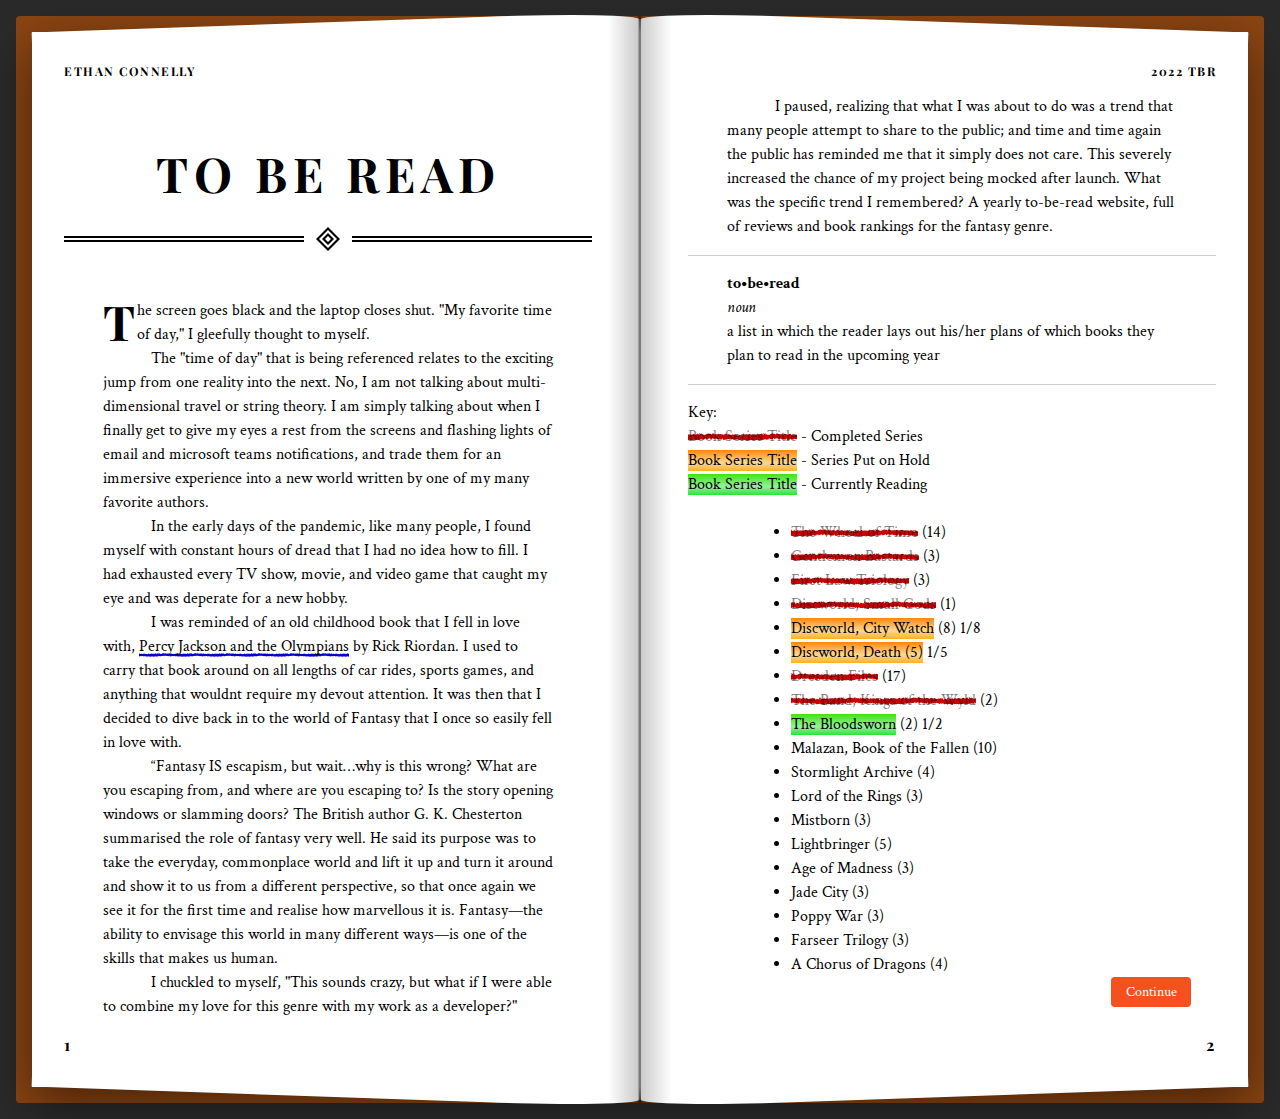
<file: books.html>
<!DOCTYPE html>

<html>
    <head>
        <meta charset="utf-8">
        <meta http-equiv="X-UA-Compatible" content="IE=edge">
        <title>Books - Home</title>
        <meta name="description" content="">
        <meta name="viewport" content="width=device-width, initial-scale=1">
        <link rel="stylesheet" href="/css/bookstyles.css">
    </head>
    <body>
        <div id="wrapper">
            <div id="container">
        
                <section class="open-book">
                    <header>
                        <h1>Ethan Connelly</h1>
                        <h6>2022 TBR</h6>
                    </header>
                    <article>
                        <h2 class="chapter-title">To Be Read</h2>
                        <p>
                            The screen goes black and the laptop closes shut. "My favorite time of day," I gleefully thought to myself.
                        </p>
                        <p>
                            The "time of day" that is being referenced relates to the exciting jump from one reality into the next. No, I am not talking about multi-dimensional travel or string theory. I am simply talking about when I finally get to give my eyes a rest from the screens and flashing lights of email and microsoft teams notifications, and trade them for an immersive experience into a new world written by one of my many favorite authors.
                        </p>
                        <p>
                            In the early days of the pandemic, like many people, I found myself with constant hours of dread that I had no idea how to fill. I had exhausted every TV show, movie, and video game that caught my eye and was deperate for a new hobby.
                        </p>
                        <p>
                            I was reminded of an old childhood book that I fell in love with, <a href="https://www.amazon.com/Lightning-Thief-Percy-Jackson-Olympians-ebook/dp/B00280LYIC/ref=sr_1_3?crid=2J1HJ4JVZB3H3&keywords=percy+jackson&qid=1649858516&sprefix=percy+jason%2Caps%2C117&sr=8-3">Percy Jackson and the Olympians</a> by Rick Riordan. I used to carry that book around on all lengths of car rides, sports games, and anything that wouldnt require my devout attention. It was then that I decided to dive back in to the world of Fantasy that I once so easily fell in love with.
                        </p>
                        <p>
                            “Fantasy IS escapism, but wait…why is this wrong? What are you escaping from, and where are you escaping to? Is the story opening windows or slamming doors? The British author G. K. Chesterton summarised the role of fantasy very well. He said its purpose was to take the everyday, commonplace world and lift it up and turn it around and show it to us from a different perspective, so that once again we see it for the first time and realise how marvellous it is. Fantasy—the ability to envisage this world in many different ways—is one of the skills that makes us human.
                        </p>
                        <p>
                            I chuckled to myself, "This sounds crazy, but what if I were able to combine my love for this genre with my work as a developer?"
                        </p>
                        <p>
                            I paused, realizing that what I was about to do was a trend that many people attempt to share to the public; and time and time again the public has reminded me that it simply does not care. This severely increased the chance of my project being mocked after launch. What was the specific trend I remembered? A yearly to-be-read website, full of reviews and book rankings for the fantasy genre.
                        </p>
                        <dl>
                            <dt><strong>to&bull;be&bull;read</strong></dt>
                            <dd>
                                <em>noun</em><br>
                                a list in which the reader lays out his/her plans of which books they plan to read in the upcoming year
                            </dd>
                        </dl>
                        Key:</br>
                        <s>Book Series Title</s> - Completed Series</br>
                        <mark class="orange">Book Series Title</mark> -  Series Put on Hold</br>
                        <mark class="green">Book Series Title</mark> -  Currently Reading</br></br>
                        <ul>
                            <li><s>The Wheel of Time</s> (14)</li>
                            <li><s>Gentlemen Bastards</s> (3)</li>
                            <li><s>First Law Triology</s> (3)</li>
                            <li><s>Discworld, Small Gods</s> (1)</li>
                            <li><mark class="orange">Discworld, City Watch</mark> (8) 1/8</li>
                            <li><mark class="orange">Discworld, Death (5)</mark> 1/5</li>
                            <li><s>Dresden Files</s> (17)</li>
                            <li><s>The Band, Kings of the Wyld</s> (2)</li>
                            <li><mark class="green">The Bloodsworn</mark> (2) 1/2</li>
                            <li>Malazan, Book of the Fallen (10)</li>
                            <li>Stormlight Archive (4)</li>
                            <li>Lord of the Rings (3)</li>
                            <li>Mistborn (3)</li>
                            <li>Lightbringer (5)</li>
                            <li>Age of Madness (3)</li>
                            <li>Jade City (3)</li>
                            <li>Poppy War (3)</li>
                            <li>Farseer Trilogy (3)</li>
                            <li>A Chorus of Dragons (4)</li>
                        </ul>
                        <button class="button"><span>Continue</span></button>
                    </article>
                    <footer>
                        <ol id="page-numbers">
                            <li>1</li>
                            <li>2</li>
                        </ol>
                    </footer>
                </section>
        
            </div>
        </div>
    </body>
</html>
</file>
<file: css/bookstyles.css>
@import url(https://fonts.googleapis.com/css?family=Crimson+Text:400,700,900,400italic,700italic,900italic|Playfair+Display:400,700,900,400italic,700italic,900italic|Rock+Salt:400);

*,
:before,
:after {
    box-sizing: border-box;
}

body {
    background-color: #2a2a2a;
    color: #FFFFFF;
    font: 16px/1.25 'Crimson Text', sans-serif;
    margin: 0;
}

#wrapper {
    margin-left: auto;
    margin-right: auto;
    max-width: 80em;
}

#container {
    float: left;
    padding: 1em;
    width: 100%;
}



/*** OPEN BOOK ***/
.open-book {
    background: #fff;
    box-shadow: rgba(0,0,0,0.5) 0 1em 3em;
    color: #000;
    padding: 2em;
}

.open-book * {
    position: relative;
}

/* Highlight */
.open-book *::-moz-selection {
    background: rgba(222,255,0,0.75);
}

.open-book *::selection {
    background: rgba(222,255,0,0.75);
}

/* Header/Footer */
.open-book header {
    padding-bottom: 1em;
}

.open-book header *,
.open-book footer * {
    font: 700 1em/1.25 'Playfair Display', sans-serif;
    letter-spacing: 0.125em;
    margin: 0;
}

.open-book header * {
    font-size: 0.75em;
    text-transform: uppercase;
}

.open-book footer {
    padding-top: 1em;
}

.open-book footer #page-numbers {
    display: none;
    list-style: none;
    padding: 0;
    text-align: left;
}

.open-book footer #page-numbers > li:last-child {
    text-align: right;
}

/* Chapter Title */
.open-book .chapter-title {
    background: url([data-uri]) bottom center no-repeat;
    background-size: 0.5em 0.5em;
    font: 700 7vw/1.25 'Playfair Display', sans-serif;
    letter-spacing: 0.125em;
    margin: 0 0 1em 0;
    padding: 1em 0;
    position: relative;
    text-align: center;
    text-transform: uppercase;
}

.open-book .chapter-title:before,
.open-book .chapter-title:after {
    border: solid 0 #000;
    border-width: 0.05em 0;
    bottom: calc((0.125em / 2) * 3);
    content: '';
    height: 0.15em;
    position: absolute;
    width: calc(50% - (1em / 2));
}

.open-book .chapter-title:before {
    left: 0;
}

.open-book .chapter-title:after {
    right: 0;
}

/* Body Copy */
.open-book article {
    line-height: 1.5;
}

.open-book article *:not(.chapter-title):not(hr):not(dl) {
    margin: 0 auto;
    max-width: 28.125em;
}

.open-book article p {
    text-indent: 2em;
}

.open-book .chapter-title + p:first-of-type {
    text-indent: 0;
}

.open-book .chapter-title + p:first-of-type:first-letter {
    float: left;
    font: 700 3em/0.65 'Playfair Display', sans-serif;
    padding: 0.15em 0.05em 0 0;
    text-transform: uppercase;
}

.open-book article > ul,
.open-book article > ol {
    padding-left: 3em;
}

.open-book article > ul ul {
    padding-left: 1em;
}

.open-book a {
    background: url([data-uri]) bottom repeat-x;
    background-size: auto 0.25em;
    color: inherit;
    text-decoration: none;
}

.open-book s,
.open-book strike {
    background: url([data-uri]) center repeat-x;
    background-size: auto 0.5em;
    color: rgba(0,0,0,0.5);
    text-decoration: none;
}

.open-book sup {
    color: #cc0000;
    font-family: 'Rock Salt', cursive;
    left: 0;
    margin-top: -1em!important;
    max-width: 100%!important;
    position: absolute;
    text-align: center;
    width: 100%;
}

.open-book mark {
    background: linear-gradient(to bottom, rgba(222,255,0,1) 0%,rgba(222,255,0,0.5) 60%,rgba(222,255,0,1) 100%);
}

.open-book mark.pink {
    background: linear-gradient(to bottom, rgba(255,69,190,1) 0%,rgba(255,107,203,0.5) 60%,rgba(255,107,203,1) 100%);
}

.open-book mark.blue {
    background: linear-gradient(to bottom, rgba(73,179,255,1) 0%,rgba(107,193,255,0.5) 60%,rgba(107,193,255,1) 100%);
}

.open-book mark.green {
    background: linear-gradient(to bottom, rgba(67,226,15,1) 0%,rgba(39,229,54,0.5) 60%,rgba(39,229,54,1) 100%);
}

.open-book mark.orange {
    background: linear-gradient(to bottom, rgba(255,134,9,1) 0%,rgba(255,177,34,0.5) 60%,rgba(255,177,34,1) 100%);
}

.open-book hr {
    background-color: #000;
    border: 0;
    height: 2px;
    margin: 1em 0;
}

.open-book dl {
    border: solid 0 #ccc;
    border-width: 0.0625em 0;
    break-inside: avoid-column;
    margin: 1em auto;
    padding: 1em 0;
}

.button {
    border-radius: 4px;
    position: absolute;
    right: 25px;
    background-color: #f4511e;
    border: none;
    color: #FFFFFF;
    text-align: center;
    font-size: 14px;
    height: 30px;
    width: 80px;
    transition: all 0.5s;
    cursor: pointer;
    font-family:'Crimson Text', sans-serif;
  }
  
  .button span {
    cursor: pointer;
    display: inline-block;
    position: relative;
    transition: 0.5s;
  }
  
  .button span:after {
    content: '\00bb';
    position: absolute;
    opacity: 0;
    top: 0;
    right: -20px;
    transition: 0.5s;
  }
  
  .button:hover span {
    padding-right: 10px;
  }
  
  .button:hover span:after {
    opacity: 1;
    right: 0;
  }




/*** MEDIA QUERIES ***/
@media only screen and ( min-width: 50em ) {

    .open-book {
        margin: 1em;
        position: relative;
    }

    .open-book:before {
        background-color: #8B4513;
        border-radius: 0.25em;
        bottom: -1em;
        content: '';
        left: -1em;
        position: absolute;
        right: -1em;
        top: -1em;
        z-index: -1;
    }

    .open-book:after {
        background: linear-gradient(to right, transparent 0%,rgba(0,0,0,0.2) 46%,rgba(0,0,0,0.5) 49%,rgba(0,0,0,0.6) 50%,rgba(0,0,0,0.5) 51%,rgba(0,0,0,0.2) 52%,transparent 100%);
        bottom: -1em;
        content: '';
        left: 50%;
        position: absolute;
        top: -1em;
        transform: translate(-50%,0);
        width: 4em;
        z-index: 1;
    }

    .open-book > * {
        column-count: 2;
        column-gap: 6em;
        position: relative;
        z-index: 1;
    }

    /* Header/Footer */
    .open-book header:before,
    .open-book header:after,
    .open-book footer:before,
    .open-book footer:after {
        background: #fff;
        border-radius: 25%;
        content: '';
        height: 2em;
        position: absolute;
        z-index: -1;
        width: calc(50% + 2em);
    }

    .open-book header:before,
    .open-book footer:before,
    .open-book footer:after {
        border-top-left-radius: 0;
    }

    .open-book header:after,
    .open-book footer:before,
    .open-book footer:after {
        border-top-right-radius: 0;
    }

    .open-book header:before,
    .open-book header:after,
    .open-book footer:after {
        border-bottom-right-radius: 0;
    }

    .open-book header:before,
    .open-book header:after,
    .open-book footer:before {
        border-bottom-left-radius: 0;
    }

    .open-book header:before,
    .open-book header:after {
        top: -2.65em;
    }

    .open-book header:before,
    .open-book footer:before {
        right: 50%;
    }

    .open-book header:before {
        transform: rotate(-2deg);
    }

    .open-book header:after,
    .open-book footer:after {
        left: 50%;
    }

    .open-book header:after {
        transform: rotate(2deg);
    }

    .open-book footer:before,
    .open-book footer:after {
        bottom: -2.65em;
    }

    .open-book footer:before {
        transform: rotate(2deg);
    }

    .open-book footer:after {
        transform: rotate(-2deg);
    }

    .open-book header > *:last-child,
    .open-book footer > *:last-child {
        text-align: right;
    }

    .open-book footer #page-numbers {
        display: block;
    }

    /* Chapter Title */
    .open-book .chapter-title {
        font-size: 3em;
    }

    .open-book .chapter-title:before,
    .open-book .chapter-title:after {
        height: 0.125em;
    }

    /* Body Copy */
    .open-book article p {
        text-indent: 3em;
    }

    .open-book article > ul,
    .open-book article > ol {
        padding-left: 4em;
    }
}
</file>
